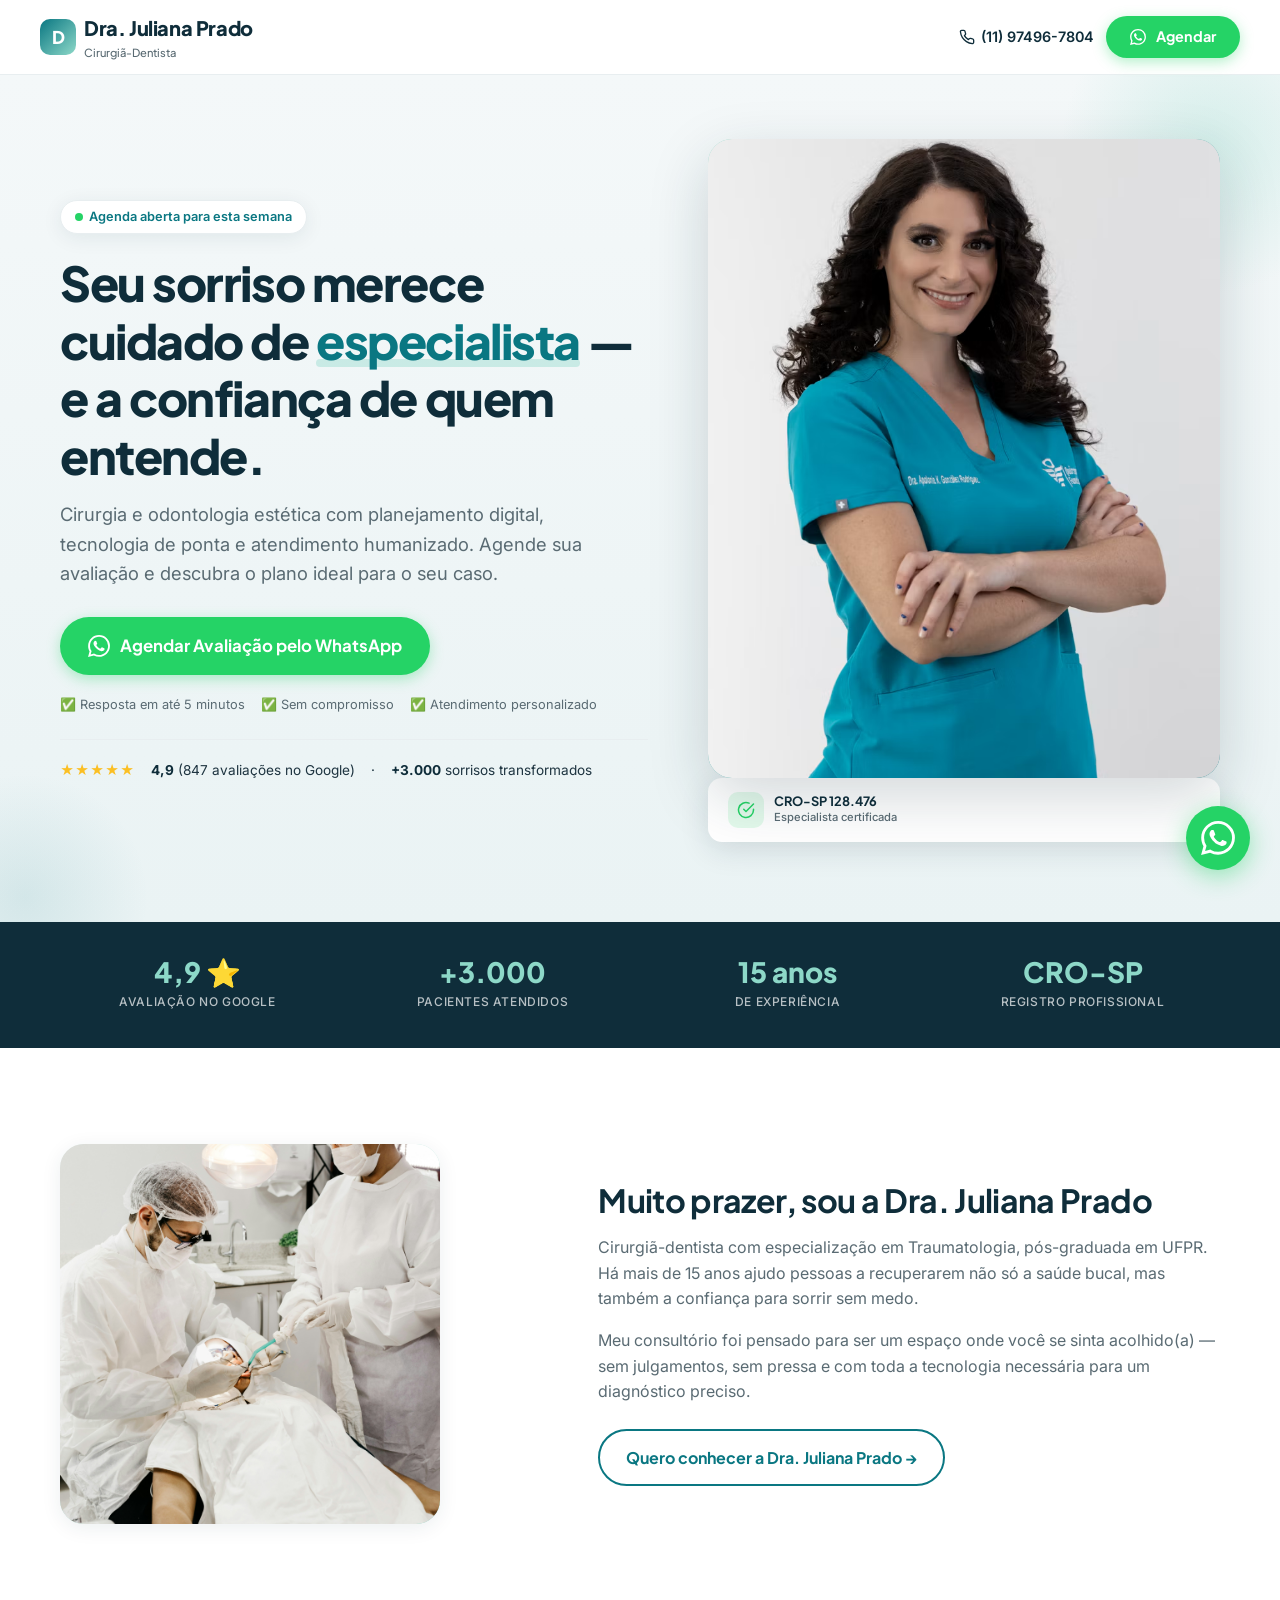
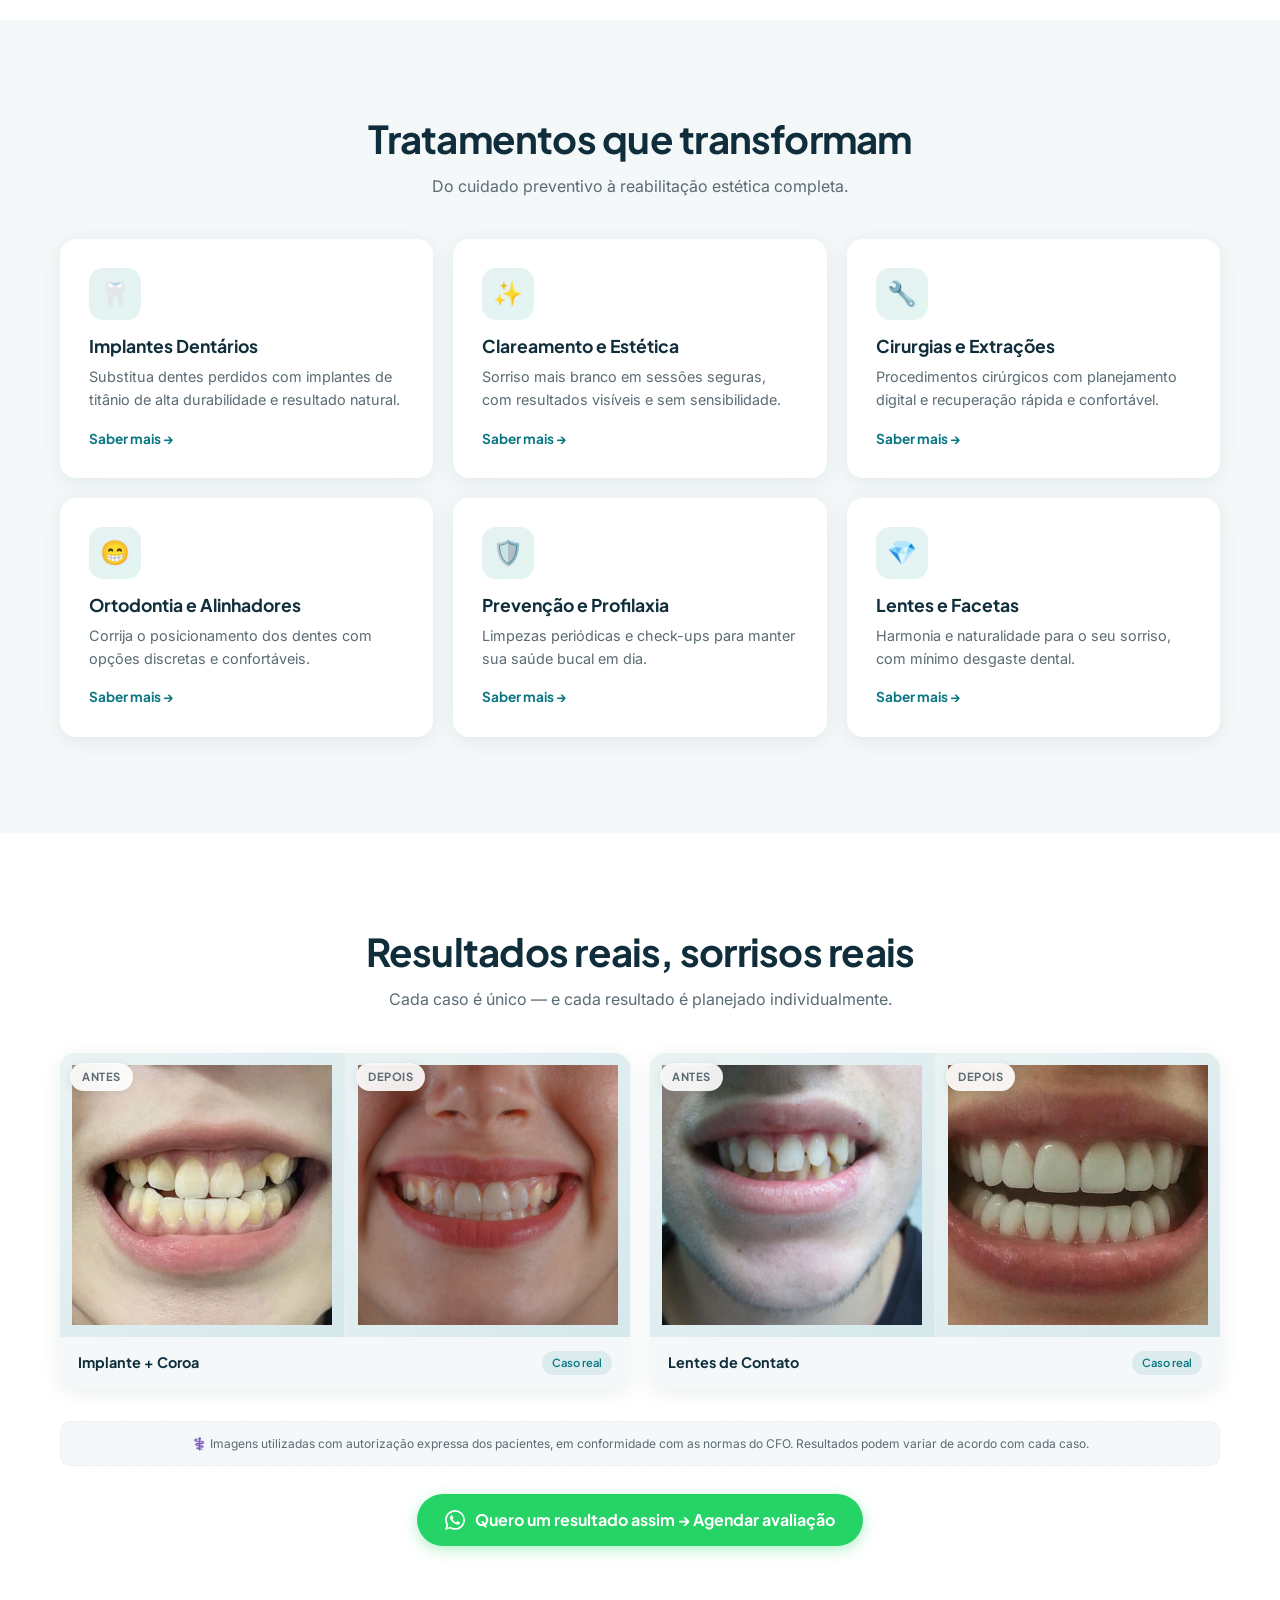
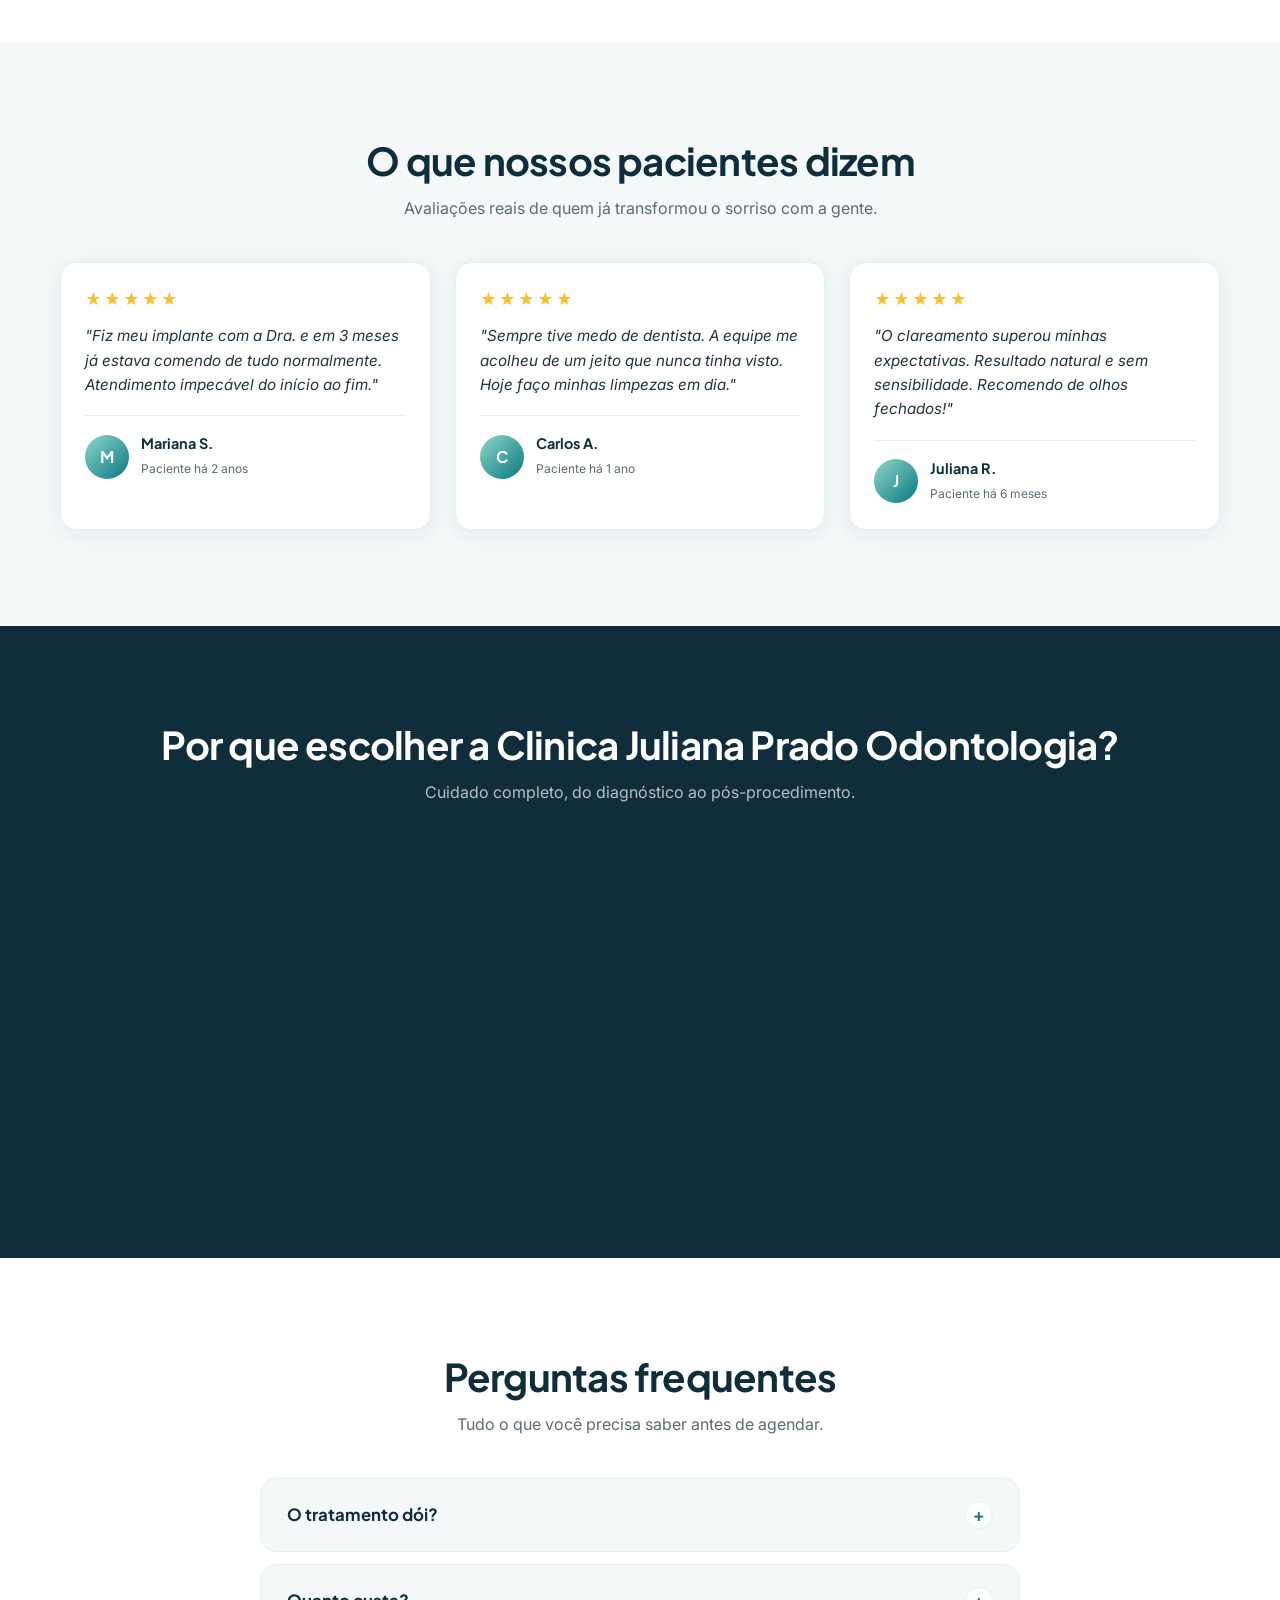
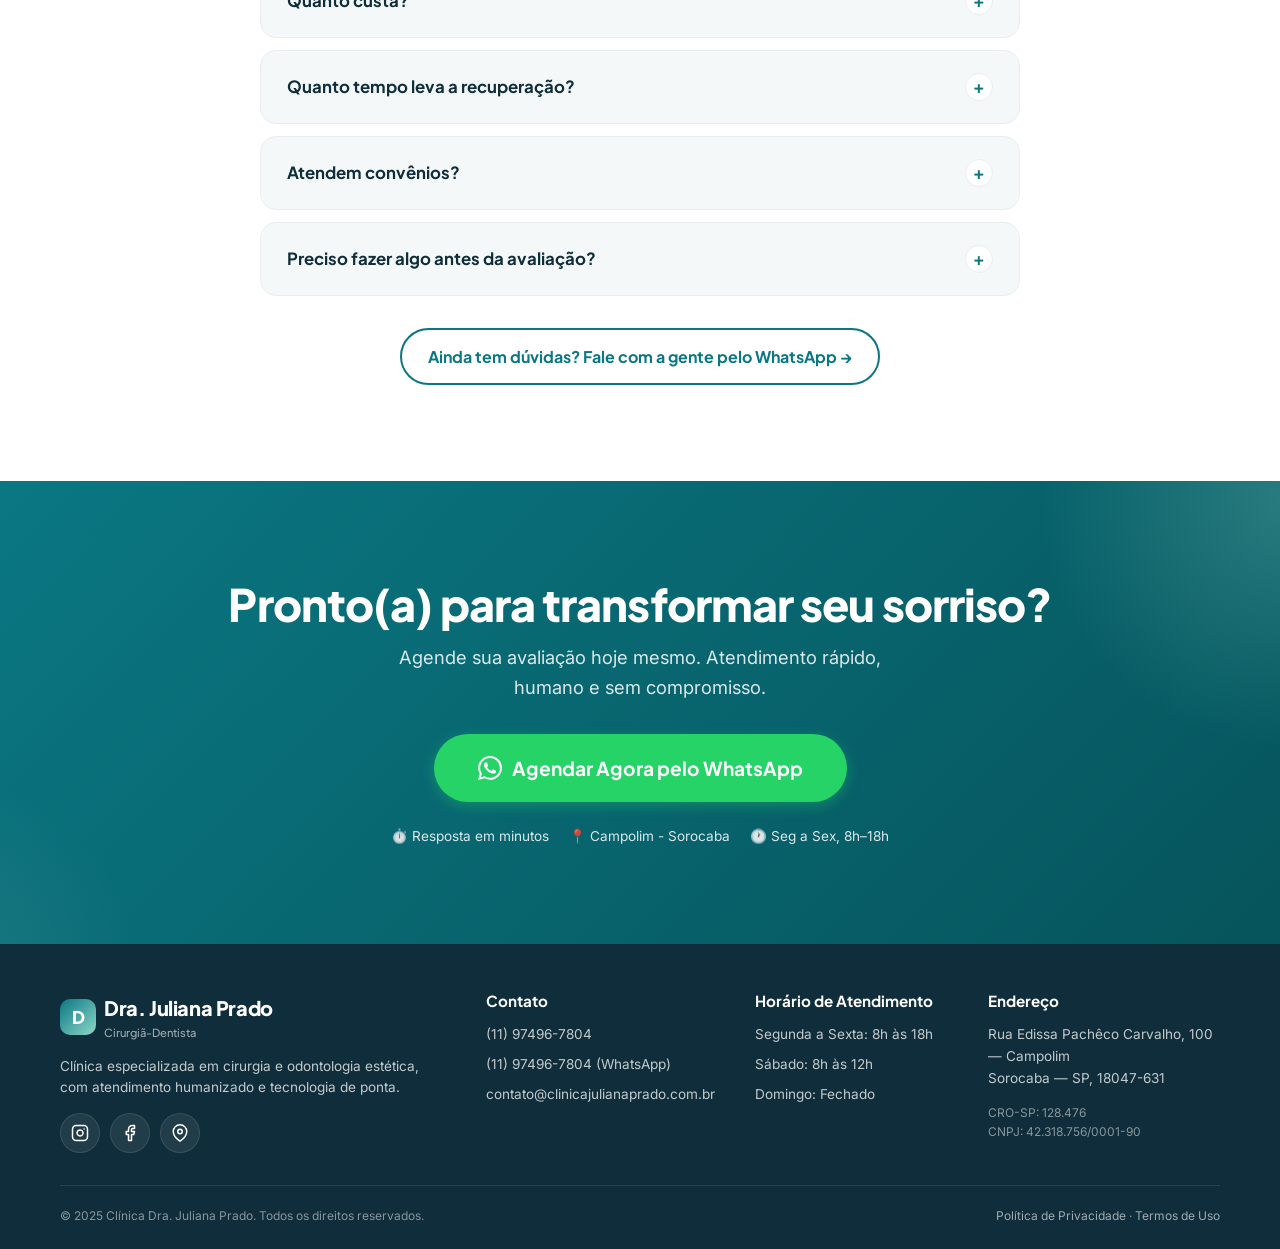
<file: landingpage/dra_juliana/index.html>
<!DOCTYPE html>
<html lang="pt-BR">
<head>
    <!-- Favicon -->
<link rel="icon" href="data:image/svg+xml,<svg xmlns='http://www.w3.org/2000/svg' viewBox='0 0 100 100'><text y='.9em' font-size='90'>🦷</text></svg>">

<!-- Open Graph -->
<meta property="og:type" content="website">
<meta property="og:title" content="Dra. Juliana Prado — Cirurgiã-Dentista em Sorocaba">
<meta property="og:description" content="Cirurgia e odontologia estética com planejamento digital. Agende sua avaliação.">
<meta property="og:image" content="img/og-preview.jpg">
<meta property="og:url" content="https://julianaprado.com.br">

<!-- Twitter Card -->
<meta name="twitter:card" content="summary_large_image">
<meta name="twitter:title" content="Dra. Juliana Prado — Cirurgiã-Dentista em Sorocaba">
<meta name="twitter:description" content="Cirurgia e odontologia estética com planejamento digital.">
<meta name="twitter:image" content="img/og-preview.jpg">
    
    <!-- Google Fonts: Plus Jakarta Sans (Títulos) + Inter (Corpo) -->
    <link rel="preconnect" href="https://fonts.googleapis.com">
    <link rel="preconnect" href="https://fonts.gstatic.com" crossorigin>
    <link href="https://fonts.googleapis.com/css2?family=Inter:wght@400;500;600&family=Plus+Jakarta+Sans:wght@600;700;800&display=swap" rel="stylesheet">
    
    <style>
        /* ============================================================
           DESIGN SYSTEM — VARIÁVEIS CSS
        ============================================================ */
        :root {
            --color-bg:         #F4F8F9;
            --color-navy:       #0F2D3A;
            --color-teal:       #0A7782;
            --color-teal-hover: #086A74;
            --color-mint:       #8DD8C8;
            --color-white:      #FFFFFF;
            --color-gray-soft:  #E8EEF0;
            --color-text-body:  #1E3440;
            --color-text-light: #5A6B73;
            --color-cta:        #25D366;
            --color-cta-hover:  #1DA851;
            --radius-card:      16px;
            --radius-btn:       50px;
            --shadow-soft:      0 4px 20px rgba(15, 45, 58, 0.08);
            --shadow-md:        0 8px 30px rgba(15, 45, 58, 0.12);
            --shadow-lg:        0 20px 60px rgba(15, 45, 58, 0.18);
            --transition:       all 0.3s cubic-bezier(0.4, 0, 0.2, 1);
            --max-width:        1200px;
        }

        /* ============================================================
           RESET & BASE
        ============================================================ */
        * {
            margin: 0;
            padding: 0;
            box-sizing: border-box;
        }

        html {
            scroll-behavior: smooth; /* Smooth scroll para âncoras */
            -webkit-font-smoothing: antialiased;
            -moz-osx-font-smoothing: grayscale;
        }

        body {
            font-family: 'Inter', -apple-system, BlinkMacSystemFont, sans-serif;
            font-size: 16px;
            line-height: 1.6;
            color: var(--color-text-body);
            background-color: var(--color-bg);
            overflow-x: hidden;
        }

        h1, h2, h3, h4, h5, h6 {
            font-family: 'Plus Jakarta Sans', sans-serif;
            font-weight: 700;
            line-height: 1.2;
            color: var(--color-navy);
        }

        a {
            text-decoration: none;
            color: inherit;
        }

        img {
            max-width: 100%;
            display: block;
        }

        button {
            font-family: inherit;
            cursor: pointer;
            border: none;
            background: none;
        }

        /* ============================================================
           UTILITÁRIOS
        ============================================================ */
        .container {
            width: 100%;
            max-width: var(--max-width);
            margin: 0 auto;
            padding: 0 20px;
        }

        .section {
            padding: 64px 0;
        }

        .section-header {
            text-align: center;
            margin-bottom: 40px;
        }

        .section-header h2 {
            font-size: 1.75rem;
            margin-bottom: 12px;
            letter-spacing: -0.02em;
        }

        .section-header p {
            color: var(--color-text-light);
            font-size: 1rem;
            max-width: 600px;
            margin: 0 auto;
        }

        /* Botão CTA WhatsApp — cor verde com alto contraste */
        .btn-cta {
            display: inline-flex;
            align-items: center;
            justify-content: center;
            gap: 10px;
            background-color: var(--color-cta);
            color: var(--color-white);
            font-family: 'Plus Jakarta Sans', sans-serif;
            font-weight: 700;
            font-size: 1rem;
            padding: 16px 28px;
            border-radius: var(--radius-btn);
            box-shadow: 0 4px 14px rgba(37, 211, 102, 0.35);
            transition: var(--transition);
            text-align: center;
            line-height: 1.2;
            border: none;
        }

        .btn-cta:hover {
            background-color: var(--color-cta-hover);
            transform: translateY(-2px);
            box-shadow: 0 8px 24px rgba(37, 211, 102, 0.45);
        }

        .btn-cta:active {
            transform: translateY(0);
        }

        .btn-cta svg {
            flex-shrink: 0;
        }

        /* Botão secundário */
        .btn-secondary {
            display: inline-flex;
            align-items: center;
            justify-content: center;
            gap: 8px;
            background-color: transparent;
            color: var(--color-teal);
            font-family: 'Plus Jakarta Sans', sans-serif;
            font-weight: 700;
            font-size: 1rem;
            padding: 14px 26px;
            border-radius: var(--radius-btn);
            border: 2px solid var(--color-teal);
            transition: var(--transition);
        }

        .btn-secondary:hover {
            background-color: var(--color-teal);
            color: var(--color-white);
        }

        /* ============================================================
           HEADER STICKY
        ============================================================ */
        .header {
            position: sticky;
            top: 0;
            z-index: 1000;
            background-color: rgba(255, 255, 255, 0.95);
            backdrop-filter: blur(12px);
            -webkit-backdrop-filter: blur(12px);
            border-bottom: 1px solid var(--color-gray-soft);
            transition: var(--transition);
        }

        .header-inner {
            display: flex;
            align-items: center;
            justify-content: space-between;
            padding: 12px 0;
            gap: 12px;
        }

        .logo {
            display: flex;
            align-items: center;
            gap: 8px;
            font-family: 'Plus Jakarta Sans', sans-serif;
            font-weight: 800;
            font-size: 1.1rem;
            color: var(--color-navy);
            letter-spacing: -0.02em;
            white-space: nowrap;
        }

        .logo-mark {
            width: 36px;
            height: 36px;
            background: linear-gradient(135deg, var(--color-teal), var(--color-mint));
            border-radius: 10px;
            display: flex;
            align-items: center;
            justify-content: center;
            color: var(--color-white);
            font-size: 1.1rem;
            flex-shrink: 0;
        }

        .logo-text small {
            display: block;
            font-size: 0.7rem;
            font-weight: 500;
            color: var(--color-text-light);
            letter-spacing: 0;
        }

        .header-actions {
            display: flex;
            align-items: center;
            gap: 12px;
        }

        .header-phone {
            display: none;
            align-items: center;
            gap: 6px;
            font-weight: 600;
            font-size: 0.9rem;
            color: var(--color-navy);
            transition: var(--transition);
        }

        .header-phone:hover {
            color: var(--color-teal);
        }

        .header-phone svg {
            width: 16px;
            height: 16px;
        }

        .header .btn-cta {
            padding: 10px 18px;
            font-size: 0.85rem;
        }

        .header .btn-cta svg {
            width: 16px;
            height: 16px;
        }

        /* ============================================================
           HERO SECTION
        ============================================================ */
        .hero {
            position: relative;
            padding: 48px 0 64px;
            background: linear-gradient(180deg, var(--color-bg) 0%, #EAF3F4 100%);
            overflow: hidden;
        }

        .hero::before {
            content: '';
            position: absolute;
            top: -80px;
            right: -80px;
            width: 300px;
            height: 300px;
            background: radial-gradient(circle, rgba(141, 216, 200, 0.3) 0%, transparent 70%);
            border-radius: 50%;
            pointer-events: none;
        }

        .hero::after {
            content: '';
            position: absolute;
            bottom: -100px;
            left: -100px;
            width: 250px;
            height: 250px;
            background: radial-gradient(circle, rgba(10, 119, 130, 0.1) 0%, transparent 70%);
            border-radius: 50%;
            pointer-events: none;
        }

        .hero-inner {
            position: relative;
            z-index: 1;
            display: grid;
            grid-template-columns: 1fr;
            gap: 40px;
            align-items: center;
        }

        .hero-content {
            text-align: center;
        }

        .hero-badge {
            display: inline-flex;
            align-items: center;
            gap: 6px;
            background-color: var(--color-white);
            border: 1px solid var(--color-gray-soft);
            border-radius: var(--radius-btn);
            padding: 6px 14px;
            font-size: 0.8rem;
            font-weight: 600;
            color: var(--color-teal);
            margin-bottom: 20px;
            box-shadow: var(--shadow-soft);
        }

        .hero-badge .dot {
            width: 8px;
            height: 8px;
            background-color: var(--color-cta);
            border-radius: 50%;
            animation: pulse-dot 2s infinite;
        }

        @keyframes pulse-dot {
            0%, 100% { opacity: 1; transform: scale(1); }
            50% { opacity: 0.5; transform: scale(0.85); }
        }

        .hero h1 {
            font-size: 1.85rem;
            font-weight: 800;
            letter-spacing: -0.03em;
            margin-bottom: 16px;
            color: var(--color-navy);
        }

        .hero h1 .highlight {
            color: var(--color-teal);
            position: relative;
            display: inline-block;
        }

        .hero h1 .highlight::after {
            content: '';
            position: absolute;
            bottom: 2px;
            left: 0;
            right: 0;
            height: 8px;
            background-color: var(--color-mint);
            opacity: 0.4;
            border-radius: 4px;
            z-index: -1;
        }

        .hero-sub {
            font-size: 1rem;
            color: var(--color-text-light);
            margin-bottom: 28px;
            max-width: 540px;
            margin-left: auto;
            margin-right: auto;
        }

        .hero-cta-wrapper {
            display: flex;
            flex-direction: column;
            align-items: center;
            gap: 14px;
            margin-bottom: 20px;
        }

        .hero .btn-cta {
            width: 100%;
            max-width: 420px;
            font-size: 1.05rem;
            padding: 18px 28px;
        }

        .hero-microcopy {
            display: flex;
            flex-wrap: wrap;
            justify-content: center;
            gap: 8px 16px;
            font-size: 0.8rem;
            color: var(--color-text-light);
            margin-bottom: 24px;
        }

        .hero-microcopy span {
            display: inline-flex;
            align-items: center;
            gap: 4px;
        }

        .hero-social {
            display: flex;
            flex-wrap: wrap;
            justify-content: center;
            align-items: center;
            gap: 8px 16px;
            font-size: 0.85rem;
            color: var(--color-text-body);
            padding-top: 20px;
            border-top: 1px solid var(--color-gray-soft);
        }

        .hero-social .stars {
            color: #FBBF24;
            letter-spacing: 1px;
        }

        .hero-social strong {
            color: var(--color-navy);
            font-weight: 700;
        }

        /* Foto da Dra. — Placeholder elegante */
        .hero-image {
            position: relative;
            max-width: 420px;
            margin: 0 auto;
            width: 100%;
        }

        .hero-image-frame {
            position: relative;
            aspect-ratio: 4 / 5;
            background: linear-gradient(135deg, var(--color-mint) 0%, var(--color-teal) 100%);
            border-radius: 24px;
            overflow: hidden;
            box-shadow: var(--shadow-lg);
            display: flex;
            align-items: center;
            justify-content: center;
            color: var(--color-white);
        }

        /* Foto dentro do frame do hero */
.hero-image-frame img {
    position: absolute;
    inset: 0;
    width: 100%;
    height: 100%;
    object-fit: cover;
    z-index: 1;
}

/* Overlay fica acima da imagem */
.hero-image-frame::after {
    z-index: 2;
}

        .hero-image-placeholder {
            position: relative;
            z-index: 1;
            text-align: center;
            padding: 20px;
            font-family: 'Plus Jakarta Sans', sans-serif;
        }

        .hero-image-placeholder svg {
            width: 64px;
            height: 64px;
            margin: 0 auto 12px;
            opacity: 0.9;
        }

        .hero-image-placeholder p {
            font-weight: 700;
            font-size: 1.1rem;
            margin-bottom: 4px;
        }

        .hero-image-placeholder small {
            font-size: 0.8rem;
            opacity: 0.85;
            font-weight: 500;
        }

        /* Badge flutuante na foto */
        .hero-float-badge {
            bottom: 16px;
            left: 16px;    /* era -10px e -30px, agora fica dentro */
            right: auto;
            background-color: var(--color-white);
            border-radius: 14px;
            padding: 12px 16px;
            box-shadow: var(--shadow-md);
            display: flex;
            align-items: center;
            gap: 10px;
            z-index: 2;
        }

        .hero-float-badge .icon {
            width: 36px;
            height: 36px;
            background-color: rgba(37, 211, 102, 0.12);
            border-radius: 10px;
            display: flex;
            align-items: center;
            justify-content: center;
            color: var(--color-cta);
            flex-shrink: 0;
        }

        .hero-float-badge .icon svg {
            width: 18px;
            height: 18px;
        }

        .hero-float-badge p {
            font-family: 'Plus Jakarta Sans', sans-serif;
            font-weight: 700;
            font-size: 0.8rem;
            color: var(--color-navy);
            line-height: 1.2;
        }

        .hero-float-badge small {
            display: block;
            font-size: 0.7rem;
            color: var(--color-text-light);
            font-weight: 500;
        }

        /* ============================================================
           METRICS STRIP (Prova Social)
        ============================================================ */
        .metrics {
            background-color: var(--color-navy);
            color: var(--color-white);
            padding: 28px 0;
        }

        .metrics-grid {
            display: grid;
            grid-template-columns: repeat(2, 1fr);
            gap: 20px;
            text-align: center;
        }

        .metric-item {
            padding: 8px;
        }

        .metric-value {
            font-family: 'Plus Jakarta Sans', sans-serif;
            font-weight: 800;
            font-size: 1.5rem;
            color: var(--color-mint);
            line-height: 1;
            margin-bottom: 6px;
        }

        .metric-label {
            font-size: 0.75rem;
            color: rgba(255, 255, 255, 0.7);
            text-transform: uppercase;
            letter-spacing: 0.05em;
            font-weight: 500;
        }

        /* ============================================================
           SOBRE A DRA.
        ============================================================ */
        .about {
            background-color: var(--color-white);
        }

        .about-inner {
            display: grid;
            grid-template-columns: 1fr;
            gap: 32px;
            align-items: center;
        }

        .about-image {
            position: relative;
            max-width: 380px;
            margin: 0 auto;
            width: 100%;
        }

        /* Container do consultório */
.about-image-frame {
    position: relative;
    aspect-ratio: 1;
    background: linear-gradient(135deg, #EAF3F4 0%, var(--color-mint) 100%);
    border-radius: 24px;
    overflow: hidden;
    box-shadow: var(--shadow-soft);
    display: flex;
    align-items: center;
    justify-content: center;
    color: var(--color-teal);
}

/* Foto dentro do frame */
.about-image-frame img {
    position: absolute;
    inset: 0;
    width: 100%;
    height: 100%;
    object-fit: cover;
}

/* Ícone do placeholder (fica pra quando a foto faltar) */
.about-image-frame svg {
    width: 80px;
    height: 80px;
    opacity: 0.5;
}

        
        .about-content h2 {
            font-size: 1.65rem;
            margin-bottom: 16px;
            letter-spacing: -0.02em;
        }

        .about-content p {
            color: var(--color-text-light);
            margin-bottom: 16px;
            font-size: 0.95rem;
        }

        .about-content .btn-secondary {
            margin-top: 8px;
        }

        /* ============================================================
           TRATAMENTOS (Grid)
        ============================================================ */
        .treatments {
            background-color: var(--color-bg);
        }

        .treatments-grid {
            display: grid;
            grid-template-columns: 1fr;
            gap: 16px;
        }

        .treatment-card {
            background-color: var(--color-white);
            border-radius: var(--radius-card);
            padding: 24px;
            box-shadow: var(--shadow-soft);
            transition: var(--transition);
            border: 1px solid transparent;
            display: flex;
            flex-direction: column;
        }

        .treatment-card:hover {
            transform: translateY(-4px);
            box-shadow: var(--shadow-md);
            border-color: var(--color-mint);
        }

        .treatment-icon {
            width: 52px;
            height: 52px;
            background: linear-gradient(135deg, rgba(10, 119, 130, 0.1) 0%, rgba(141, 216, 200, 0.25) 100%);
            border-radius: 14px;
            display: flex;
            align-items: center;
            justify-content: center;
            color: var(--color-teal);
            margin-bottom: 16px;
            font-size: 1.5rem;
        }

        .treatment-card h3 {
            font-size: 1.1rem;
            margin-bottom: 8px;
            font-weight: 700;
        }

        .treatment-card p {
            font-size: 0.9rem;
            color: var(--color-text-light);
            margin-bottom: 16px;
            flex-grow: 1;
        }

        .treatment-link {
            display: inline-flex;
            align-items: center;
            gap: 6px;
            font-family: 'Plus Jakarta Sans', sans-serif;
            font-weight: 700;
            font-size: 0.85rem;
            color: var(--color-teal);
            transition: var(--transition);
            align-self: flex-start;
        }

        .treatment-link:hover {
            color: var(--color-teal-hover);
            gap: 10px;
        }

        /* ============================================================
           ANTES E DEPOIS
        ============================================================ */
        .before-after {
            background-color: var(--color-white);
        }

        .ba-grid {
            display: grid;
            grid-template-columns: 1fr;
            gap: 20px;
            margin-bottom: 32px;
        }

        .ba-card {
            background-color: var(--color-bg);
            border-radius: var(--radius-card);
            overflow: hidden;
            box-shadow: var(--shadow-soft);
        }

        .ba-images {
            display: grid;
            grid-template-columns: 1fr 1fr;
            gap: 2px;
            background-color: var(--color-gray-soft);
        }

        .ba-image {
            aspect-ratio: 1;
            background: linear-gradient(135deg, #EAF3F4, #D5E8EB);
            display: flex;
            flex-direction: column;
            align-items: center;
            justify-content: center;
            color: var(--color-teal);
            padding: 12px;
            text-align: center;
        }

        .ba-image svg {
            width: 32px;
            height: 32px;
            opacity: 0.5;
            margin-bottom: 6px;
        }

        .ba-image span {
            font-family: 'Plus Jakarta Sans', sans-serif;
            font-size: 0.7rem;
            font-weight: 700;
            text-transform: uppercase;
            letter-spacing: 0.05em;
            color: var(--color-text-light);
        }

        .ba-label {
            padding: 14px 18px;
            font-family: 'Plus Jakarta Sans', sans-serif;
            font-weight: 700;
            font-size: 0.9rem;
            color: var(--color-navy);
            display: flex;
            align-items: center;
            justify-content: space-between;
        }

        .ba-label .tag {
            font-size: 0.7rem;
            background-color: rgba(10, 119, 130, 0.1);
            color: var(--color-teal);
            padding: 3px 10px;
            border-radius: 50px;
            font-weight: 600;
        }

        .ba-disclaimer {
            text-align: center;
            font-size: 0.75rem;
            color: var(--color-text-light);
            background-color: var(--color-bg);
            padding: 12px 16px;
            border-radius: 10px;
            margin-bottom: 28px;
            border: 1px dashed var(--color-gray-soft);
        }

        .ba-cta {
            text-align: center;
        }

        /* ============================================================
           DEPOIMENTOS
        ============================================================ */
        .testimonials {
            background-color: var(--color-bg);
        }

        .testimonials-grid {
            display: grid;
            grid-template-columns: 1fr;
            gap: 20px;
        }

        .testimonial-card {
            background-color: var(--color-white);
            border-radius: var(--radius-card);
            padding: 24px;
            box-shadow: var(--shadow-soft);
            border: 1px solid var(--color-gray-soft);
            transition: var(--transition);
        }

        .testimonial-card:hover {
            box-shadow: var(--shadow-md);
            transform: translateY(-2px);
        }

        .testimonial-stars {
            color: #FBBF24;
            font-size: 1rem;
            letter-spacing: 2px;
            margin-bottom: 12px;
        }

        .testimonial-text {
            font-size: 0.95rem;
            color: var(--color-text-body);
            margin-bottom: 18px;
            font-style: italic;
            line-height: 1.6;
        }

        .testimonial-author {
            display: flex;
            align-items: center;
            gap: 12px;
            padding-top: 16px;
            border-top: 1px solid var(--color-gray-soft);
        }

        .testimonial-avatar {
            width: 44px;
            height: 44px;
            border-radius: 50%;
            background: linear-gradient(135deg, var(--color-mint), var(--color-teal));
            display: flex;
            align-items: center;
            justify-content: center;
            color: var(--color-white);
            font-family: 'Plus Jakarta Sans', sans-serif;
            font-weight: 700;
            font-size: 1rem;
            flex-shrink: 0;
        }

        .testimonial-author-info strong {
            display: block;
            font-family: 'Plus Jakarta Sans', sans-serif;
            font-size: 0.9rem;
            color: var(--color-navy);
            font-weight: 700;
        }

        .testimonial-author-info small {
            font-size: 0.75rem;
            color: var(--color-text-light);
        }

        /* ============================================================
           DIFERENCIAIS
        ============================================================ */
        .differentials {
            background-color: var(--color-navy);
            color: var(--color-white);
        }

        .differentials .section-header h2 {
            color: var(--color-white);
        }

        .differentials .section-header p {
            color: rgba(255, 255, 255, 0.7);
        }

        .differentials-grid {
            display: grid;
            grid-template-columns: 1fr;
            gap: 14px;
        }

        .differential-item {
            display: flex;
            align-items: flex-start;
            gap: 14px;
            background-color: rgba(255, 255, 255, 0.05);
            border: 1px solid rgba(255, 255, 255, 0.1);
            border-radius: var(--radius-card);
            padding: 18px;
            transition: var(--transition);
        }

        .differential-item:hover {
            background-color: rgba(255, 255, 255, 0.08);
            border-color: var(--color-mint);
        }

        .differential-icon {
            width: 40px;
            height: 40px;
            background-color: var(--color-mint);
            color: var(--color-navy);
            border-radius: 10px;
            display: flex;
            align-items: center;
            justify-content: center;
            flex-shrink: 0;
        }

        .differential-icon svg {
            width: 20px;
            height: 20px;
        }

        .differential-text strong {
            display: block;
            font-family: 'Plus Jakarta Sans', sans-serif;
            font-size: 1rem;
            margin-bottom: 4px;
            color: var(--color-white);
        }

        .differential-text p {
            font-size: 0.85rem;
            color: rgba(255, 255, 255, 0.7);
            line-height: 1.5;
        }

        /* ============================================================
           FAQ / ACCORDION
        ============================================================ */
        .faq {
            background-color: var(--color-white);
        }

        .faq-list {
            max-width: 760px;
            margin: 0 auto 32px;
            display: flex;
            flex-direction: column;
            gap: 12px;
        }

        .faq-item {
            background-color: var(--color-bg);
            border-radius: var(--radius-card);
            border: 1px solid var(--color-gray-soft);
            overflow: hidden;
            transition: var(--transition);
        }

        .faq-item.open {
            border-color: var(--color-mint);
            box-shadow: var(--shadow-soft);
        }

        .faq-question {
            width: 100%;
            display: flex;
            align-items: center;
            justify-content: space-between;
            gap: 16px;
            padding: 18px 20px;
            text-align: left;
            font-family: 'Plus Jakarta Sans', sans-serif;
            font-weight: 700;
            font-size: 0.95rem;
            color: var(--color-navy);
            transition: var(--transition);
        }

        .faq-question:hover {
            color: var(--color-teal);
        }

        .faq-icon {
            width: 28px;
            height: 28px;
            border-radius: 50%;
            background-color: var(--color-white);
            border: 1px solid var(--color-gray-soft);
            display: flex;
            align-items: center;
            justify-content: center;
            flex-shrink: 0;
            transition: var(--transition);
            color: var(--color-teal);
            font-size: 1.1rem;
            font-weight: 700;
            line-height: 1;
        }

        .faq-item.open .faq-icon {
            background-color: var(--color-teal);
            color: var(--color-white);
            transform: rotate(45deg);
        }

        .faq-answer {
            max-height: 0;
            overflow: hidden;
            transition: max-height 0.4s cubic-bezier(0.4, 0, 0.2, 1);
        }

        .faq-answer-inner {
            padding: 0 20px 20px;
            font-size: 0.9rem;
            color: var(--color-text-light);
            line-height: 1.7;
        }

        .faq-cta {
            text-align: center;
        }

        /* ============================================================
           CTA FINAL
        ============================================================ */
        .final-cta {
            background: linear-gradient(135deg, var(--color-teal) 0%, #06545C 100%);
            color: var(--color-white);
            text-align: center;
            position: relative;
            overflow: hidden;
            padding: 72px 0;
        }

        .final-cta::before {
            content: '';
            position: absolute;
            top: -50%;
            right: -20%;
            width: 500px;
            height: 500px;
            background: radial-gradient(circle, rgba(141, 216, 200, 0.25) 0%, transparent 70%);
            border-radius: 50%;
            pointer-events: none;
        }

        .final-cta::after {
            content: '';
            position: absolute;
            bottom: -50%;
            left: -20%;
            width: 400px;
            height: 400px;
            background: radial-gradient(circle, rgba(255, 255, 255, 0.08) 0%, transparent 70%);
            border-radius: 50%;
            pointer-events: none;
        }

        .final-cta-inner {
            position: relative;
            z-index: 1;
        }

        .final-cta h2 {
            color: var(--color-white);
            font-size: 1.75rem;
            font-weight: 800;
            margin-bottom: 12px;
            letter-spacing: -0.02em;
        }

        .final-cta p {
            color: rgba(255, 255, 255, 0.85);
            font-size: 1rem;
            margin-bottom: 32px;
            max-width: 500px;
            margin-left: auto;
            margin-right: auto;
        }

        /* Botão pulse animation */
        .btn-pulse {
            position: relative;
            animation: pulse-btn 2.5s infinite;
            font-size: 1.1rem;
            padding: 20px 36px;
        }

        @keyframes pulse-btn {
            0%, 100% {
                box-shadow: 0 4px 14px rgba(37, 211, 102, 0.35), 0 0 0 0 rgba(37, 211, 102, 0.6);
            }
            50% {
                box-shadow: 0 4px 14px rgba(37, 211, 102, 0.35), 0 0 0 16px rgba(37, 211, 102, 0);
            }
        }

        .final-cta-microcopy {
            display: flex;
            flex-wrap: wrap;
            justify-content: center;
            gap: 10px 20px;
            font-size: 0.85rem;
            color: rgba(255, 255, 255, 0.85);
            margin-top: 24px;
        }

        .final-cta-microcopy span {
            display: inline-flex;
            align-items: center;
            gap: 5px;
        }

        /* ============================================================
           FOOTER
        ============================================================ */
        .footer {
            background-color: var(--color-navy);
            color: rgba(255, 255, 255, 0.75);
            padding: 48px 0 24px;
            font-size: 0.85rem;
        }

        .footer-grid {
            display: grid;
            grid-template-columns: 1fr;
            gap: 32px;
            margin-bottom: 32px;
        }

        .footer-col h4 {
            font-family: 'Plus Jakarta Sans', sans-serif;
            font-size: 0.95rem;
            color: var(--color-white);
            margin-bottom: 14px;
            font-weight: 700;
        }

        .footer-col p,
        .footer-col li {
            margin-bottom: 8px;
            line-height: 1.6;
        }

        .footer-col ul {
            list-style: none;
        }

        .footer-col a {
            transition: var(--transition);
            color: rgba(255, 255, 255, 0.75);
        }

        .footer-col a:hover {
            color: var(--color-mint);
        }

        .footer-social {
            display: flex;
            gap: 10px;
            margin-top: 14px;
        }

        .footer-social a {
            width: 40px;
            height: 40px;
            border-radius: 50%;
            background-color: rgba(255, 255, 255, 0.08);
            border: 1px solid rgba(255, 255, 255, 0.1);
            display: flex;
            align-items: center;
            justify-content: center;
            transition: all 0.3s ease;
            color: #FFFFFF;
}

.footer-social a:hover {
    background-color: var(--color-cta);      /* verde WhatsApp */
    border-color: var(--color-cta);
    transform: translateY(-3px);
    box-shadow: 0 6px 16px rgba(37, 211, 102, 0.4);
}

.footer-social svg {
    width: 18px;
    height: 18px;
    stroke: currentColor;   /* era fill, agora stroke */
    fill: none;
}
        .footer-bottom {
            border-top: 1px solid rgba(255, 255, 255, 0.1);
            padding-top: 20px;
            display: flex;
            flex-direction: column;
            gap: 8px;
            text-align: center;
            font-size: 0.75rem;
            color: rgba(255, 255, 255, 0.5);
        }

        .footer-bottom a {
            color: rgba(255, 255, 255, 0.6);
        }

        .footer-bottom a:hover {
            color: var(--color-mint);
        }

        /* ============================================================
           RESPONSIVIDADE — TABLET (≥ 640px)
        ============================================================ */
        @media (min-width: 640px) {
            .section {
                padding: 80px 0;
            }

            .section-header h2 {
                font-size: 2.1rem;
            }

            .hero {
                padding: 64px 0 80px;
            }

            .hero h1 {
                font-size: 2.4rem;
            }

            .hero-sub {
                font-size: 1.1rem;
            }

            .hero-cta-wrapper {
                flex-direction: row;
                justify-content: center;
            }

            .hero .btn-cta {
                width: auto;
                min-width: 360px;
            }

            .metrics-grid {
                grid-template-columns: repeat(4, 1fr);
            }

            .metric-value {
                font-size: 1.75rem;
            }

            .treatments-grid {
                grid-template-columns: repeat(2, 1fr);
            }

            .testimonials-grid {
                grid-template-columns: repeat(2, 1fr);
            }

            .differentials-grid {
                grid-template-columns: repeat(2, 1fr);
            }

            .ba-grid {
                grid-template-columns: repeat(2, 1fr);
            }

            .footer-grid {
                grid-template-columns: repeat(2, 1fr);
            }

            .footer-bottom {
                flex-direction: row;
                justify-content: space-between;
                text-align: left;
            }

            .final-cta h2 {
                font-size: 2.2rem;
            }
        }

        /* ============================================================
           RESPONSIVIDADE — DESKTOP (≥ 1024px)
        ============================================================ */
        @media (min-width: 1024px) {
            .section {
                padding: 96px 0;
            }

            .section-header h2 {
                font-size: 2.4rem;
            }

            /* Header desktop */
            .header-phone {
                display: flex;
            }

            .header .btn-cta {
                padding: 12px 24px;
                font-size: 0.9rem;
            }

            .logo {
                font-size: 1.25rem;
            }

            /* Hero desktop — 2 colunas */
            .hero-inner {
                grid-template-columns: 1.15fr 1fr;
                gap: 60px;
                text-align: left;
            }

            .hero-content {
                text-align: left;
            }

            .hero h1 {
                font-size: 3rem;
            }

            .hero-sub {
                font-size: 1.15rem;
                margin-left: 0;
            }

            .hero-cta-wrapper {
                justify-content: flex-start;
            }

            .hero-microcopy {
                justify-content: flex-start;
            }

            .hero-social {
                justify-content: flex-start;
            }

            .hero-image {
                max-width: 100%;
            }

            .hero-float-badge {
                left: 20px;   /* era -30px */
                bottom: 20px;
                padding: 14px 20px;
            }

            /* Sobre desktop — 2 colunas */
            .about-inner {
                grid-template-columns: 1fr 1.3fr;
                gap: 60px;
            }

            .about-image {
                margin: 0;
            }

            .about-content h2 {
                font-size: 2rem;
            }

            .about-content p {
                font-size: 1rem;
            }

            /* Tratamentos — 3 colunas */
            .treatments-grid {
                grid-template-columns: repeat(3, 1fr);
                gap: 20px;
            }

            .treatment-card {
                padding: 28px;
            }

            /* Depoimentos — 3 colunas */
            .testimonials-grid {
                grid-template-columns: repeat(3, 1fr);
                gap: 24px;
            }

            /* Diferenciais — 2x2 ou grid */
            .differentials-grid {
                grid-template-columns: repeat(2, 1fr);
                gap: 16px;
            }

            /* FAQ */
            .faq-question {
                font-size: 1.05rem;
                padding: 22px 26px;
            }

            .faq-answer-inner {
                padding: 0 26px 24px;
                font-size: 0.95rem;
            }

            /* Final CTA */
            .final-cta {
                padding: 96px 0;
            }

            .final-cta h2 {
                font-size: 2.8rem;
            }

            .final-cta p {
                font-size: 1.15rem;
            }

            .btn-pulse {
                font-size: 1.2rem;
                padding: 22px 44px;
            }

            /* Footer — 4 colunas */
            .footer-grid {
                grid-template-columns: 2fr 1fr 1fr 1.2fr;
                gap: 40px;
            }
        }

        /* ============================================================
           ACESSIBILIDADE — PREFERS REDUCED MOTION
        ============================================================ */
        @media (prefers-reduced-motion: reduce) {
            *,
            *::before,
            *::after {
                animation-duration: 0.01ms !important;
                animation-iteration-count: 1 !important;
                transition-duration: 0.01ms !important;
                scroll-behavior: auto !important;
            }
        }

        /* ============================================================
           BOTÃO FLUTUANTE WHATSAPP (Mobile)
        ============================================================ */
        .whatsapp-float {
            position: fixed;
            bottom: 20px;
            right: 20px;
            width: 58px;
            height: 58px;
            background-color: var(--color-cta);
            border-radius: 50%;
            display: flex;
            align-items: center;
            justify-content: center;
            box-shadow: 0 6px 24px rgba(37, 211, 102, 0.45);
            z-index: 999;
            transition: var(--transition);
            animation: pulse-float 3s infinite;
        }

        .whatsapp-float:hover {
            transform: scale(1.08);
            background-color: var(--color-cta-hover);
        }

        .whatsapp-float svg {
            width: 30px;
            height: 30px;
            color: var(--color-white);
        }

        @keyframes pulse-float {
            0%, 100% {
                box-shadow: 0 6px 24px rgba(37, 211, 102, 0.45), 0 0 0 0 rgba(37, 211, 102, 0.5);
            }
            50% {
                box-shadow: 0 6px 24px rgba(37, 211, 102, 0.45), 0 0 0 14px rgba(37, 211, 102, 0);
            }
        }

        @media (min-width: 1024px) {
            .whatsapp-float {
                bottom: 30px;
                right: 30px;
                width: 64px;
                height: 64px;
            }
            .whatsapp-float svg {
                width: 34px;
                height: 34px;
            }
        }

        .ba-image {
    aspect-ratio: 1;
    overflow: hidden;
    background-color: var(--color-gray-soft);
    position: relative;
}

.ba-image img {
    width: 100%;
    height: 100%;
    object-fit: cover;   /* isso aqui é o segredo: corta e preenche sem esticar */
    display: block;
}

.ba-image-tag {
    position: absolute;
    top: 10px;
    left: 10px;
    background-color: rgba(255, 255, 255, 0.9);
    color: var(--color-navy);
    font-family: 'Plus Jakarta Sans', sans-serif;
    font-size: 0.7rem;
    font-weight: 700;
    text-transform: uppercase;
    letter-spacing: 0.08em;
    padding: 5px 12px;
    border-radius: 50px;
    backdrop-filter: blur(8px);
    -webkit-backdrop-filter: blur(8px);
    box-shadow: 0 2px 8px rgba(15, 45, 58, 0.1);
}
    </style>
</head>
<body>

    <!-- ============================================================
         1. HEADER STICKY
    ============================================================ -->
    <header class="header">
        <div class="container header-inner">
            <a href="#" class="logo">
                <div class="logo-mark">D</div>
                <div class="logo-text">
                    Dra. Juliana Prado
                    <small>Cirurgiã-Dentista</small>
                </div>
            </a>
            <div class="header-actions">
                <a href="tel:+5511974967804" class="header-phone" aria-label="Ligar para a clínica">
                    <svg viewBox="0 0 24 24" fill="none" stroke="currentColor" stroke-width="2" stroke-linecap="round" stroke-linejoin="round"><path d="M22 16.92v3a2 2 0 0 1-2.18 2 19.79 19.79 0 0 1-8.63-3.07 19.5 19.5 0 0 1-6-6 19.79 19.79 0 0 1-3.07-8.67A2 2 0 0 1 4.11 2h3a2 2 0 0 1 2 1.72 12.84 12.84 0 0 0 .7 2.81 2 2 0 0 1-.45 2.11L8.09 9.91a16 16 0 0 0 6 6l1.27-1.27a2 2 0 0 1 2.11-.45 12.84 12.84 0 0 0 2.81.7A2 2 0 0 1 22 16.92z"/></svg>
                    (11) 97496-7804
                </a>
                <a href="https://wa.me/5511974967804?text=Ol%C3%A1!%20Gostaria%20de%20agendar%20uma%20avalia%C3%A7%C3%A3o." target="_blank" rel="noopener" class="btn-cta">
                    <svg viewBox="0 0 24 24" fill="currentColor" width="18" height="18"><path d="M17.472 14.382c-.297-.149-1.758-.867-2.03-.967-.273-.099-.471-.148-.67.15-.197.297-.767.966-.94 1.164-.173.199-.347.223-.644.075-.297-.15-1.255-.463-2.39-1.475-.883-.788-1.48-1.761-1.653-2.059-.173-.297-.018-.458.13-.606.134-.133.298-.347.446-.52.149-.174.198-.298.298-.497.099-.198.05-.371-.025-.52-.075-.149-.669-1.612-.916-2.207-.242-.579-.487-.5-.669-.51-.173-.008-.371-.01-.57-.01-.198 0-.52.074-.792.372-.272.297-1.04 1.016-1.04 2.479 0 1.462 1.065 2.875 1.213 3.074.149.198 2.096 3.2 5.077 4.487.709.306 1.262.489 1.694.625.712.227 1.36.195 1.871.118.571-.085 1.758-.719 2.006-1.413.248-.694.248-1.289.173-1.413-.074-.124-.272-.198-.57-.347m-5.421 7.403h-.004a9.87 9.87 0 01-5.031-1.378l-.361-.214-3.741.982.998-3.648-.235-.374a9.86 9.86 0 01-1.51-5.26c.001-5.45 4.436-9.884 9.888-9.884 2.64 0 5.122 1.03 6.988 2.898a9.825 9.825 0 012.893 6.994c-.003 5.45-4.437 9.884-9.885 9.884m8.413-18.297A11.815 11.815 0 0012.05 0C5.495 0 .16 5.335.157 11.892c0 2.096.547 4.142 1.588 5.945L.057 24l6.305-1.654a11.882 11.882 0 005.683 1.448h.005c6.554 0 11.89-5.335 11.893-11.893a11.821 11.821 0 00-3.48-8.413z"/></svg>
                    Agendar
                </a>
            </div>
        </div>
    </header>

    <!-- ============================================================
         2. HERO SECTION
    ============================================================ -->
    <section class="hero" id="inicio">
        <div class="container hero-inner">
            <div class="hero-content">
                <div class="hero-badge">
                    <span class="dot"></span>
                    Agenda aberta para esta semana
                </div>
                <h1>Seu sorriso merece cuidado de <span class="highlight">especialista</span> — e a confiança de quem entende.</h1>
                <p class="hero-sub">Cirurgia e odontologia estética com planejamento digital, tecnologia de ponta e atendimento humanizado. Agende sua avaliação e descubra o plano ideal para o seu caso.</p>

                <div class="hero-cta-wrapper">
                    <a href="https://wa.me/5511974967804?text=Ol%C3%A1!%20Gostaria%20de%20agendar%20uma%20avalia%C3%A7%C3%A3o." target="_blank" rel="noopener" class="btn-cta">
                        <svg viewBox="0 0 24 24" fill="currentColor" width="22" height="22"><path d="M17.472 14.382c-.297-.149-1.758-.867-2.03-.967-.273-.099-.471-.148-.67.15-.197.297-.767.966-.94 1.164-.173.199-.347.223-.644.075-.297-.15-1.255-.463-2.39-1.475-.883-.788-1.48-1.761-1.653-2.059-.173-.297-.018-.458.13-.606.134-.133.298-.347.446-.52.149-.174.198-.298.298-.497.099-.198.05-.371-.025-.52-.075-.149-.669-1.612-.916-2.207-.242-.579-.487-.5-.669-.51-.173-.008-.371-.01-.57-.01-.198 0-.52.074-.792.372-.272.297-1.04 1.016-1.04 2.479 0 1.462 1.065 2.875 1.213 3.074.149.198 2.096 3.2 5.077 4.487.709.306 1.262.489 1.694.625.712.227 1.36.195 1.871.118.571-.085 1.758-.719 2.006-1.413.248-.694.248-1.289.173-1.413-.074-.124-.272-.198-.57-.347m-5.421 7.403h-.004a9.87 9.87 0 01-5.031-1.378l-.361-.214-3.741.982.998-3.648-.235-.374a9.86 9.86 0 01-1.51-5.26c.001-5.45 4.436-9.884 9.888-9.884 2.64 0 5.122 1.03 6.988 2.898a9.825 9.825 0 012.893 6.994c-.003 5.45-4.437 9.884-9.885 9.884m8.413-18.297A11.815 11.815 0 0012.05 0C5.495 0 .16 5.335.157 11.892c0 2.096.547 4.142 1.588 5.945L.057 24l6.305-1.654a11.882 11.882 0 005.683 1.448h.005c6.554 0 11.89-5.335 11.893-11.893a11.821 11.821 0 00-3.48-8.413z"/></svg>
                        Agendar Avaliação pelo WhatsApp
                    </a>
                </div>

                <div class="hero-microcopy">
                    <span>✅ Resposta em até 5 minutos</span>
                    <span>✅ Sem compromisso</span>
                    <span>✅ Atendimento personalizado</span>
                </div>

                <div class="hero-social">
                    <span class="stars">★★★★★</span>
                    <span><strong>4,9</strong> (847 avaliações no Google)</span>
                    <span>·</span>
                    <span><strong>+3.000</strong> sorrisos transformados</span>
                </div>
            </div>

            <!-- Foto da Dra. + Badge flutuante -->
            <div class="hero-image">
                <div class="hero-image-frame">
                    <img src="img/foto_dra.jpg" alt="Dra. Juliana Prado">
                </div>
                <div class="hero-float-badge">
                    <div class="icon">
                        <svg viewBox="0 0 24 24" fill="none" stroke="currentColor" stroke-width="2" stroke-linecap="round" stroke-linejoin="round"><path d="M22 11.08V12a10 10 0 1 1-5.93-9.14"/><polyline points="22 4 12 14.01 9 11.01"/></svg>
                    </div>
                    <div>
                        <p>CRO-SP 128.476</p>
                        <small>Especialista certificada</small>
                    </div>
                </div>
            </div>

        </div>
    </section>
        
            <!-- ============================================================
                 3. METRICS STRIP
                 ============================================================ -->
            <section class="metrics">
        <div class="container">
            <div class="metrics-grid">
                <div class="metric-item">
                    <div class="metric-value">4,9 ⭐</div>
                    <div class="metric-label">Avaliação no Google</div>
                </div>
                <div class="metric-item">
                    <div class="metric-value">+3.000</div>
                    <div class="metric-label">Pacientes atendidos</div>
                </div>
                <div class="metric-item">
                    <div class="metric-value">15 anos</div>
                    <div class="metric-label">De experiência</div>
                </div>
                <div class="metric-item">
                    <div class="metric-value">CRO-SP</div>
                    <div class="metric-label">Registro profissional</div>
                </div>
            </div>
        </div>
    </section>

    <!-- ============================================================
         4. SOBRE A DRA.
    ============================================================ -->
    <section class="about section" id="sobre">
        <div class="container about-inner">
            <div class="about-image">
                <div class="about-image-frame">
                    <img src="img/foto_consultorio.jpg" alt="Dra. em atendimento">
                </div>
            </div>
            <div class="about-content">
                <h2>Muito prazer, sou a Dra. Juliana Prado</h2>
                <p>Cirurgiã-dentista com especialização em Traumatologia, pós-graduada em UFPR. Há mais de 15 anos ajudo pessoas a recuperarem não só a saúde bucal, mas também a confiança para sorrir sem medo.</p>
                <p>Meu consultório foi pensado para ser um espaço onde você se sinta acolhido(a) — sem julgamentos, sem pressa e com toda a tecnologia necessária para um diagnóstico preciso.</p>
                <a href="https://wa.me/5511974967804?text=Ol%C3%A1!%20Gostaria%20de%20conhecer%20melhor%20o%20seu%20trabalho." target="_blank" rel="noopener" class="btn-secondary">
                    Quero conhecer a Dra. Juliana Prado →
                </a>
            </div>
        </div>
    </section>

    <!-- ============================================================
         5. TRATAMENTOS
    ============================================================ -->
    <section class="treatments section" id="tratamentos">
        <div class="container">
            <div class="section-header">
                <h2>Tratamentos que transformam</h2>
                <p>Do cuidado preventivo à reabilitação estética completa.</p>
            </div>
            <div class="treatments-grid">
                <!-- Card 1 -->
                <div class="treatment-card">
                    <div class="treatment-icon">🦷</div>
                    <h3>Implantes Dentários</h3>
                    <p>Substitua dentes perdidos com implantes de titânio de alta durabilidade e resultado natural.</p>
                    <a href="https://wa.me/5511974967804?text=Ol%C3%A1!%20Gostaria%20de%20saber%20mais%20sobre%20Implantes%20Dent%C3%A1rios." target="_blank" rel="noopener" class="treatment-link">Saber mais →</a>
                </div>
                <!-- Card 2 -->
                <div class="treatment-card">
                    <div class="treatment-icon">✨</div>
                    <h3>Clareamento e Estética</h3>
                    <p>Sorriso mais branco em sessões seguras, com resultados visíveis e sem sensibilidade.</p>
                    <a href="https://wa.me/5511974967804?text=Ol%C3%A1!%20Gostaria%20de%20saber%20mais%20sobre%20Clareamento%20e%20Est%C3%A9tica." target="_blank" rel="noopener" class="treatment-link">Saber mais →</a>
                </div>
                <!-- Card 3 -->
                <div class="treatment-card">
                    <div class="treatment-icon">🔧</div>
                    <h3>Cirurgias e Extrações</h3>
                    <p>Procedimentos cirúrgicos com planejamento digital e recuperação rápida e confortável.</p>
                    <a href="https://wa.me/5511974967804?text=Ol%C3%A1!%20Gostaria%20de%20saber%20mais%20sobre%20Cirurgias%20e%20Extra%C3%A7%C3%B5es." target="_blank" rel="noopener" class="treatment-link">Saber mais →</a>
                </div>
                <!-- Card 4 -->
                <div class="treatment-card">
                    <div class="treatment-icon">😁</div>
                    <h3>Ortodontia e Alinhadores</h3>
                    <p>Corrija o posicionamento dos dentes com opções discretas e confortáveis.</p>
                    <a href="https://wa.me/5511974967804?text=Ol%C3%A1!%20Gostaria%20de%20saber%20mais%20sobre%20Ortodontia%20e%20Alinhadores." target="_blank" rel="noopener" class="treatment-link">Saber mais →</a>
                </div>
                <!-- Card 5 -->
                <div class="treatment-card">
                    <div class="treatment-icon">🛡️</div>
                    <h3>Prevenção e Profilaxia</h3>
                    <p>Limpezas periódicas e check-ups para manter sua saúde bucal em dia.</p>
                    <a href="https://wa.me/5511974967804?text=Ol%C3%A1!%20Gostaria%20de%20saber%20mais%20sobre%20Preven%C3%A7%C3%A3o%20e%20Profilaxia." target="_blank" rel="noopener" class="treatment-link">Saber mais →</a>
                </div>
                <!-- Card 6 -->
                <div class="treatment-card">
                    <div class="treatment-icon">💎</div>
                    <h3>Lentes e Facetas</h3>
                    <p>Harmonia e naturalidade para o seu sorriso, com mínimo desgaste dental.</p>
                    <a href="https://wa.me/5511974967804?text=Ol%C3%A1!%20Gostaria%20de%20saber%20mais%20sobre%20Lentes%20e%20Facetas." target="_blank" rel="noopener" class="treatment-link">Saber mais →</a>
                </div>
            </div>
        </div>
    </section>

    <!-- ============================================================
         6. ANTES E DEPOIS
    ============================================================ -->
    <section class="before-after section" id="resultados">
        <div class="container">
            <div class="section-header">
                <h2>Resultados reais, sorrisos reais</h2>
                <p>Cada caso é único — e cada resultado é planejado individualmente.</p>
            </div>

            <div class="ba-grid">
                <!-- Caso 1 -->
                <div class="ba-card">
                    <div class="ba-images">
                        <div class="ba-image">
                            <img src="img/caso1_antes.jpg" alt="Antes do tratamento">
                            <span class="ba-image-tag">Antes</span>
                        </div>
                        <div class="ba-image">
                            <img src="img/caso1_depois.jpg" alt="Depois do tratamento">
                            <span class="ba-image-tag">Depois</span>
                        </div>
                    </div>
                    <div class="ba-label">
                        <span>Implante + Coroa</span>
                        <span class="tag">Caso real</span>
                    </div>
                </div>
                <!-- Caso 2 -->
                <div class="ba-card">
                    <div class="ba-images">
                        <div class="ba-image">
                            <img src="img/caso2_antes.jpg" alt="Antes do tratamento">
                            <span class="ba-image-tag">Antes</span>
                        </div>
                        <div class="ba-image">
                            <img src="img/caso2_depois.jpg" alt="Depois do tratamento">
                            <span class="ba-image-tag">Depois</span>
                        </div>
                    </div>
                    <div class="ba-label">
                        <span>Lentes de Contato</span>
                        <span class="tag">Caso real</span>
                    </div>
                </div>
            </div>

            <p class="ba-disclaimer">
                ⚕️ Imagens utilizadas com autorização expressa dos pacientes, em conformidade com as normas do CFO. Resultados podem variar de acordo com cada caso.
            </p>

            <div class="ba-cta">
                <a href="https://wa.me/5511974967804?text=Ol%C3%A1!%20Quero%20um%20resultado%20como%20esses.%20Gostaria%20de%20agendar%20uma%20avalia%C3%A7%C3%A3o." target="_blank" rel="noopener" class="btn-cta">
                    <svg viewBox="0 0 24 24" fill="currentColor" width="20" height="20"><path d="M17.472 14.382c-.297-.149-1.758-.867-2.03-.967-.273-.099-.471-.148-.67.15-.197.297-.767.966-.94 1.164-.173.199-.347.223-.644.075-.297-.15-1.255-.463-2.39-1.475-.883-.788-1.48-1.761-1.653-2.059-.173-.297-.018-.458.13-.606.134-.133.298-.347.446-.52.149-.174.198-.298.298-.497.099-.198.05-.371-.025-.52-.075-.149-.669-1.612-.916-2.207-.242-.579-.487-.5-.669-.51-.173-.008-.371-.01-.57-.01-.198 0-.52.074-.792.372-.272.297-1.04 1.016-1.04 2.479 0 1.462 1.065 2.875 1.213 3.074.149.198 2.096 3.2 5.077 4.487.709.306 1.262.489 1.694.625.712.227 1.36.195 1.871.118.571-.085 1.758-.719 2.006-1.413.248-.694.248-1.289.173-1.413-.074-.124-.272-.198-.57-.347m-5.421 7.403h-.004a9.87 9.87 0 01-5.031-1.378l-.361-.214-3.741.982.998-3.648-.235-.374a9.86 9.86 0 01-1.51-5.26c.001-5.45 4.436-9.884 9.888-9.884 2.64 0 5.122 1.03 6.988 2.898a9.825 9.825 0 012.893 6.994c-.003 5.45-4.437 9.884-9.885 9.884m8.413-18.297A11.815 11.815 0 0012.05 0C5.495 0 .16 5.335.157 11.892c0 2.096.547 4.142 1.588 5.945L.057 24l6.305-1.654a11.882 11.882 0 005.683 1.448h.005c6.554 0 11.89-5.335 11.893-11.893a11.821 11.821 0 00-3.48-8.413z"/></svg>
                    Quero um resultado assim → Agendar avaliação
                </a>
            </div>
        </div>
    </section>

    <!-- ============================================================
         7. DEPOIMENTOS
    ============================================================ -->
    <section class="testimonials section" id="depoimentos">
        <div class="container">
            <div class="section-header">
                <h2>O que nossos pacientes dizem</h2>
                <p>Avaliações reais de quem já transformou o sorriso com a gente.</p>
            </div>
            <div class="testimonials-grid">
                <!-- Depoimento 1 -->
                <div class="testimonial-card">
                    <div class="testimonial-stars">★★★★★</div>
                    <p class="testimonial-text">"Fiz meu implante com a Dra. e em 3 meses já estava comendo de tudo normalmente. Atendimento impecável do início ao fim."</p>
                    <div class="testimonial-author">
                        <div class="testimonial-avatar">M</div>
                        <div class="testimonial-author-info">
                            <strong>Mariana S.</strong>
                            <small>Paciente há 2 anos</small>
                        </div>
                    </div>
                </div>
                <!-- Depoimento 2 -->
                <div class="testimonial-card">
                    <div class="testimonial-stars">★★★★★</div>
                    <p class="testimonial-text">"Sempre tive medo de dentista. A equipe me acolheu de um jeito que nunca tinha visto. Hoje faço minhas limpezas em dia."</p>
                    <div class="testimonial-author">
                        <div class="testimonial-avatar">C</div>
                        <div class="testimonial-author-info">
                            <strong>Carlos A.</strong>
                            <small>Paciente há 1 ano</small>
                        </div>
                    </div>
                </div>
                <!-- Depoimento 3 -->
                <div class="testimonial-card">
                    <div class="testimonial-stars">★★★★★</div>
                    <p class="testimonial-text">"O clareamento superou minhas expectativas. Resultado natural e sem sensibilidade. Recomendo de olhos fechados!"</p>
                    <div class="testimonial-author">
                        <div class="testimonial-avatar">J</div>
                        <div class="testimonial-author-info">
                            <strong>Juliana R.</strong>
                            <small>Paciente há 6 meses</small>
                        </div>
                    </div>
                </div>
            </div>
        </div>
    </section>

    <!-- ============================================================
         8. DIFERENCIAIS
    ============================================================ -->
    <section class="differentials section" id="diferenciais">
        <div class="container">
            <div class="section-header">
                <h2>Por que escolher a Clinica Juliana Prado Odontologia?</h2>
                <p>Cuidado completo, do diagnóstico ao pós-procedimento.</p>
            </div>
            <div class="differentials-grid">
                <!-- Item 1 -->
                <div class="differential-item">
                    <div class="differential-icon">
                        <svg viewBox="0 0 24 24" fill="none" stroke="currentColor" stroke-width="2.5" stroke-linecap="round" stroke-linejoin="round"><polyline points="20 6 9 17 4 12"/></svg>
                    </div>
                    <div class="differential-text">
                        <strong>Planejamento Digital</strong>
                        <p>Tomografia e escaneamento 3D para diagnósticos precisos e previsíveis.</p>
                    </div>
                </div>
                <!-- Item 2 -->
                <div class="differential-item">
                    <div class="differential-icon">
                        <svg viewBox="0 0 24 24" fill="none" stroke="currentColor" stroke-width="2.5" stroke-linecap="round" stroke-linejoin="round"><polyline points="20 6 9 17 4 12"/></svg>
                    </div>
                    <div class="differential-text">
                        <strong>Biossegurança Rigorosa</strong>
                        <p>Protocolos atualizados seguindo as normas da ANVISA.</p>
                    </div>
                </div>
                <!-- Item 3 -->
                <div class="differential-item">
                    <div class="differential-icon">
                        <svg viewBox="0 0 24 24" fill="none" stroke="currentColor" stroke-width="2.5" stroke-linecap="round" stroke-linejoin="round"><polyline points="20 6 9 17 4 12"/></svg>
                    </div>
                    <div class="differential-text">
                        <strong>Atendimento Humanizado</strong>
                        <p>Sem pressa. Sem dor. Sem julgamentos. Você no centro do cuidado.</p>
                    </div>
                </div>
                <!-- Item 4 -->
                <div class="differential-item">
                    <div class="differential-icon">
                        <svg viewBox="0 0 24 24" fill="none" stroke="currentColor" stroke-width="2.5" stroke-linecap="round" stroke-linejoin="round"><polyline points="20 6 9 17 4 12"/></svg>
                    </div>
                    <div class="differential-text">
                        <strong>Tecnologia de Ponta</strong>
                        <p>Equipamentos modernos para procedimentos mais rápidos e confortáveis.</p>
                    </div>
                </div>
                <!-- Item 5 -->
                <div class="differential-item">
                    <div class="differential-icon">
                        <svg viewBox="0 0 24 24" fill="none" stroke="currentColor" stroke-width="2.5" stroke-linecap="round" stroke-linejoin="round"><polyline points="20 6 9 17 4 12"/></svg>
                    </div>
                    <div class="differential-text">
                        <strong>Acompanhamento Pós-Procedimento</strong>
                        <p>Suporte dedicado durante toda a sua recuperação, com canal direto de contato.</p>
                    </div>
                </div>
            </div>
        </div>
    </section>

    <!-- ============================================================
         9. FAQ / ACCORDION
    ============================================================ -->
    <section class="faq section" id="faq">
        <div class="container">
            <div class="section-header">
                <h2>Perguntas frequentes</h2>
                <p>Tudo o que você precisa saber antes de agendar.</p>
            </div>

            <div class="faq-list">
                <!-- FAQ 1 -->
                <div class="faq-item">
                    <button class="faq-question" aria-expanded="false">
                        <span>O tratamento dói?</span>
                        <span class="faq-icon" aria-hidden="true">+</span>
                    </button>
                    <div class="faq-answer">
                        <div class="faq-answer-inner">
                            Utilizamos técnicas de anestesia modernas e sedação consciente para garantir o máximo conforto. A maioria dos pacientes relata surpresa com o quão tranquilo foi o procedimento.
                        </div>
                    </div>
                </div>

                <!-- FAQ 2 -->
                <div class="faq-item">
                    <button class="faq-question" aria-expanded="false">
                        <span>Quanto custa?</span>
                        <span class="faq-icon" aria-hidden="true">+</span>
                    </button>
                    <div class="faq-answer">
                        <div class="faq-answer-inner">
                            Cada caso é único. Na avaliação, apresentamos um orçamento transparente e opções de parcelamento. Sem surpresas e sem compromisso.
                        </div>
                    </div>
                </div>

                <!-- FAQ 3 -->
                <div class="faq-item">
                    <button class="faq-question" aria-expanded="false">
                        <span>Quanto tempo leva a recuperação?</span>
                        <span class="faq-icon" aria-hidden="true">+</span>
                    </button>
                    <div class="faq-answer">
                        <div class="faq-answer-inner">
                            Depende do procedimento. Em média, de 3 a 7 dias para casos cirúrgicos simples. Você receberá todas as orientações por escrito e acompanhamento direto durante o período.
                        </div>
                    </div>
                </div>

                <!-- FAQ 4 -->
                <div class="faq-item">
                    <button class="faq-question" aria-expanded="false">
                        <span>Atendem convênios?</span>
                        <span class="faq-icon" aria-hidden="true">+</span>
                    </button>
                    <div class="faq-answer">
                        <div class="faq-answer-inner">
                            Trabalhamos com atendimento particular e também com alguns convênios. Entre em contato pelo WhatsApp para verificar a cobertura do seu plano.
                        </div>
                    </div>
                </div>

                <!-- FAQ 5 -->
                <div class="faq-item">
                    <button class="faq-question" aria-expanded="false">
                        <span>Preciso fazer algo antes da avaliação?</span>
                        <span class="faq-icon" aria-hidden="true">+</span>
                    </button>
                    <div class="faq-answer">
                        <div class="faq-answer-inner">
                            Não. Basta agendar e comparecer. Se tiver exames recentes (radiografias, tomografias), traga para agilizar o diagnóstico.
                        </div>
                    </div>
                </div>
            </div>

            <div class="faq-cta">
                <a href="https://wa.me/5511974967804?text=Ol%C3%A1!%20Tenho%20algumas%20d%C3%BAvidas%20e%20gostaria%20de%20falar%20com%20a%20equipe." target="_blank" rel="noopener" class="btn-secondary">
                    Ainda tem dúvidas? Fale com a gente pelo WhatsApp →
                </a>
            </div>
        </div>
    </section>

    <!-- ============================================================
         10. CTA FINAL
    ============================================================ -->
    <section class="final-cta" id="agendar">
        <div class="container final-cta-inner">
            <h2>Pronto(a) para transformar seu sorriso?</h2>
            <p>Agende sua avaliação hoje mesmo. Atendimento rápido, humano e sem compromisso.</p>

            <a href="https://wa.me/5511974967804?text=Ol%C3%A1!%20Gostaria%20de%20agendar%20uma%20avalia%C3%A7%C3%A3o.%20Pode%20me%20ajudar%3F" target="_blank" rel="noopener" class="btn-cta btn-pulse">
                <svg viewBox="0 0 24 24" fill="currentColor" width="24" height="24"><path d="M17.472 14.382c-.297-.149-1.758-.867-2.03-.967-.273-.099-.471-.148-.67.15-.197.297-.767.966-.94 1.164-.173.199-.347.223-.644.075-.297-.15-1.255-.463-2.39-1.475-.883-.788-1.48-1.761-1.653-2.059-.173-.297-.018-.458.13-.606.134-.133.298-.347.446-.52.149-.174.198-.298.298-.497.099-.198.05-.371-.025-.52-.075-.149-.669-1.612-.916-2.207-.242-.579-.487-.5-.669-.51-.173-.008-.371-.01-.57-.01-.198 0-.52.074-.792.372-.272.297-1.04 1.016-1.04 2.479 0 1.462 1.065 2.875 1.213 3.074.149.198 2.096 3.2 5.077 4.487.709.306 1.262.489 1.694.625.712.227 1.36.195 1.871.118.571-.085 1.758-.719 2.006-1.413.248-.694.248-1.289.173-1.413-.074-.124-.272-.198-.57-.347m-5.421 7.403h-.004a9.87 9.87 0 01-5.031-1.378l-.361-.214-3.741.982.998-3.648-.235-.374a9.86 9.86 0 01-1.51-5.26c.001-5.45 4.436-9.884 9.888-9.884 2.64 0 5.122 1.03 6.988 2.898a9.825 9.825 0 012.893 6.994c-.003 5.45-4.437 9.884-9.885 9.884m8.413-18.297A11.815 11.815 0 0012.05 0C5.495 0 .16 5.335.157 11.892c0 2.096.547 4.142 1.588 5.945L.057 24l6.305-1.654a11.882 11.882 0 005.683 1.448h.005c6.554 0 11.89-5.335 11.893-11.893a11.821 11.821 0 00-3.48-8.413z"/></svg>
                Agendar Agora pelo WhatsApp
            </a>

            <div class="final-cta-microcopy">
                <span>⏱️ Resposta em minutos</span>
                <span>📍 Campolim - Sorocaba</span>
                <span>🕐 Seg a Sex, 8h–18h</span>
            </div>
        </div>
    </section>

    <!-- ============================================================
         11. FOOTER
    ============================================================ -->
    <footer class="footer">
        <div class="container">
            <div class="footer-grid">
                <!-- Coluna 1: Identidade -->
                <div class="footer-col">
                    <div class="logo" style="margin-bottom: 14px;">
                        <div class="logo-mark" style="background: linear-gradient(135deg, var(--color-teal), var(--color-mint));">D</div>
                        <div class="logo-text" style="color: var(--color-white);">
                            Dra. Juliana Prado
                            <small style="color: rgba(255,255,255,0.6);">Cirurgiã-Dentista</small>
                        </div>
                    </div>
                    <p>Clínica especializada em cirurgia e odontologia estética, com atendimento humanizado e tecnologia de ponta.</p>
                    <div class="footer-social">
                        <a href="https://instagram.com/julianaprado" target="_blank" rel="noopener" aria-label="Instagram">
                            <svg viewBox="0 0 24 24" fill="none" stroke="currentColor" stroke-width="2" stroke-linecap="round" stroke-linejoin="round"><rect x="2" y="2" width="20" height="20" rx="5" ry="5"/><path d="M16 11.37A4 4 0 1 1 12.63 8 4 4 0 0 1 16 11.37z"/><line x1="17.5" y1="6.5" x2="17.51" y2="6.5"/></svg>
                        </a>
                        <a href="https://facebook.com/julianaprado" target="_blank" rel="noopener" aria-label="Facebook">
                            <svg viewBox="0 0 24 24" fill="none" stroke="currentColor" stroke-width="2" stroke-linecap="round" stroke-linejoin="round"><path d="M18 2h-3a5 5 0 0 0-5 5v3H7v4h3v8h4v-8h3l1-4h-4V7a1 1 0 0 1 1-1h3z"/></svg>
                        </a>
                        <a href="https://maps.google.com/?q=Rua+Edissa+Pacheco+Carvalho+100,+Campolim,+Sorocaba+SP" target="_blank" rel="noopener" aria-label="Google Maps">
                            <svg viewBox="0 0 24 24" fill="none" stroke="currentColor" stroke-width="2" stroke-linecap="round" stroke-linejoin="round"><path d="M21 10c0 7-9 13-9 13s-9-6-9-13a9 9 0 0 1 18 0z"/><circle cx="12" cy="10" r="3"/></svg>
                        </a>
                    </div>
                </div>

                <!-- Coluna 2: Contato -->
                <div class="footer-col">
                    <h4>Contato</h4>
                    <p><a href="tel:+5511974967804">(11) 97496-7804</a></p>
                    <p><a href="https://wa.me/5511974967804" target="_blank" rel="noopener">(11) 97496-7804 (WhatsApp)</a></p>
                    <p><a href="mailto:contato@clinicajulianaprado.com.br">contato@clinicajulianaprado.com.br</a></p>
                </div>

                <!-- Coluna 3: Horários -->
                <div class="footer-col">
                    <h4>Horário de Atendimento</h4>
                    <p>Segunda a Sexta: 8h às 18h</p>
                    <p>Sábado: 8h às 12h</p>
                    <p>Domingo: Fechado</p>
                </div>

                <!-- Coluna 4: Endereço e Legal -->
                <div class="footer-col">
                    <h4>Endereço</h4>
                    <p>Rua Edissa Pachêco Carvalho, 100 — Campolim<br>Sorocaba — SP, 18047-631</p>
                    <p style="margin-top: 14px; font-size: 0.75rem; color: rgba(255,255,255,0.5);">
                        CRO-SP: 128.476<br>
                        CNPJ: 42.318.756/0001-90
                    </p>
                </div>
            </div>

            <div class="footer-bottom">
                <span>© 2025 Clínica Dra. Juliana Prado. Todos os direitos reservados.</span>
                <span><a href="#">Política de Privacidade</a> · <a href="#">Termos de Uso</a></span>
            </div>
        </div>
    </footer>

    <!-- ============================================================
         BOTÃO FLUTUANTE WHATSAPP
    ============================================================ -->
    <a href="https://wa.me/5511974967804?text=Ol%C3%A1!%20Gostaria%20de%20agendar%20uma%20avalia%C3%A7%C3%A3o." target="_blank" rel="noopener" class="whatsapp-float" aria-label="Falar no WhatsApp">
        <svg viewBox="0 0 24 24" fill="currentColor"><path d="M17.472 14.382c-.297-.149-1.758-.867-2.03-.967-.273-.099-.471-.148-.67.15-.197.297-.767.966-.94 1.164-.173.199-.347.223-.644.075-.297-.15-1.255-.463-2.39-1.475-.883-.788-1.48-1.761-1.653-2.059-.173-.297-.018-.458.13-.606.134-.133.298-.347.446-.52.149-.174.198-.298.298-.497.099-.198.05-.371-.025-.52-.075-.149-.669-1.612-.916-2.207-.242-.579-.487-.5-.669-.51-.173-.008-.371-.01-.57-.01-.198 0-.52.074-.792.372-.272.297-1.04 1.016-1.04 2.479 0 1.462 1.065 2.875 1.213 3.074.149.198 2.096 3.2 5.077 4.487.709.306 1.262.489 1.694.625.712.227 1.36.195 1.871.118.571-.085 1.758-.719 2.006-1.413.248-.694.248-1.289.173-1.413-.074-.124-.272-.198-.57-.347m-5.421 7.403h-.004a9.87 9.87 0 01-5.031-1.378l-.361-.214-3.741.982.998-3.648-.235-.374a9.86 9.86 0 01-1.51-5.26c.001-5.45 4.436-9.884 9.888-9.884 2.64 0 5.122 1.03 6.988 2.898a9.825 9.825 0 012.893 6.994c-.003 5.45-4.437 9.884-9.885 9.884m8.413-18.297A11.815 11.815 0 0012.05 0C5.495 0 .16 5.335.157 11.892c0 2.096.547 4.142 1.588 5.945L.057 24l6.305-1.654a11.882 11.882 0 005.683 1.448h.005c6.554 0 11.89-5.335 11.893-11.893a11.821 11.821 0 00-3.48-8.413z"/></svg>
    </a>

    <!-- ============================================================
         JAVASCRIPT — FAQ ACCORDION + SMOOTH SCROLL + MELHORIAS
    ============================================================ -->
    <script>
        (function() {
            'use strict';

            /* ========================================================
               1. FAQ ACCORDION — Abre/fecha ao clicar
            ======================================================== */
            const faqItems = document.querySelectorAll('.faq-item');

            faqItems.forEach(function(item) {
                const question = item.querySelector('.faq-question');
                const answer = item.querySelector('.faq-answer');
                const icon = item.querySelector('.faq-icon');

                question.addEventListener('click', function() {
                    const isOpen = item.classList.contains('open');

                    // Fecha todos os outros (comportamento acordeão)
                    faqItems.forEach(function(otherItem) {
                        if (otherItem !== item && otherItem.classList.contains('open')) {
                            otherItem.classList.remove('open');
                            otherItem.querySelector('.faq-question').setAttribute('aria-expanded', 'false');
                            otherItem.querySelector('.faq-answer').style.maxHeight = null;
                        }
                    });

                    // Alterna o item clicado
                    if (isOpen) {
                        item.classList.remove('open');
                        question.setAttribute('aria-expanded', 'false');
                        answer.style.maxHeight = null;
                    } else {
                        item.classList.add('open');
                        question.setAttribute('aria-expanded', 'true');
                        answer.style.maxHeight = answer.scrollHeight + 'px';
                    }
                });

                // Acessibilidade: navegação por teclado (Enter/Espaço)
                question.addEventListener('keydown', function(e) {
                    if (e.key === 'Enter' || e.key === ' ') {
                        e.preventDefault();
                        question.click();
                    }
                });
            });

            /* ========================================================
               2. SMOOTH SCROLL — Navegação por âncoras
            ======================================================== */
            document.querySelectorAll('a[href^="#"]').forEach(function(anchor) {
                anchor.addEventListener('click', function(e) {
                    const targetId = this.getAttribute('href');
                    if (targetId === '#' || targetId === '#inicio') return;

                    const target = document.querySelector(targetId);
                    if (target) {
                        e.preventDefault();
                        const headerOffset = 80;
                        const elementPosition = target.getBoundingClientRect().top;
                        const offsetPosition = elementPosition + window.pageYOffset - headerOffset;

                        window.scrollTo({
                            top: offsetPosition,
                            behavior: 'smooth'
                        });
                    }
                });
            });

            /* ========================================================
               3. HEADER SHADOW ON SCROLL — Feedback visual
            ======================================================== */
            const header = document.querySelector('.header');
            let lastScroll = 0;

            window.addEventListener('scroll', function() {
                const currentScroll = window.pageYOffset;

                if (currentScroll > 20) {
                    header.style.boxShadow = '0 4px 20px rgba(15, 45, 58, 0.08)';
                } else {
                    header.style.boxShadow = 'none';
                }

                lastScroll = currentScroll;
            }, { passive: true });

            /* ========================================================
               4. FECHAR FAQ AO REDIMENSIONAR — Evita bugs de altura
            ======================================================== */
            let resizeTimer;
            window.addEventListener('resize', function() {
                clearTimeout(resizeTimer);
                resizeTimer = setTimeout(function() {
                    faqItems.forEach(function(item) {
                        if (item.classList.contains('open')) {
                            const answer = item.querySelector('.faq-answer');
                            answer.style.maxHeight = answer.scrollHeight + 'px';
                        }
                    });
                }, 200);
            });

            /* ========================================================
               5. REVEAL ON SCROLL — Animação suave de entrada
            ======================================================== */
            if ('IntersectionObserver' in window) {
                const revealElements = document.querySelectorAll(
                    '.treatment-card, .testimonial-card, .differential-item, .ba-card, .metric-item'
                );

                const revealObserver = new IntersectionObserver(function(entries) {
                    entries.forEach(function(entry) {
                        if (entry.isIntersecting) {
                            entry.target.style.opacity = '1';
                            entry.target.style.transform = 'translateY(0)';
                            revealObserver.unobserve(entry.target);
                        }
                    });
                }, {
                    threshold: 0.1,
                    rootMargin: '0px 0px -50px 0px'
                });

                revealElements.forEach(function(el) {
                    el.style.opacity = '0';
                    el.style.transform = 'translateY(20px)';
                    el.style.transition = 'opacity 0.6s ease, transform 0.6s ease';
                    revealObserver.observe(el);
                });
            }

        })();
    </script>

</body>
</html>
</file>
